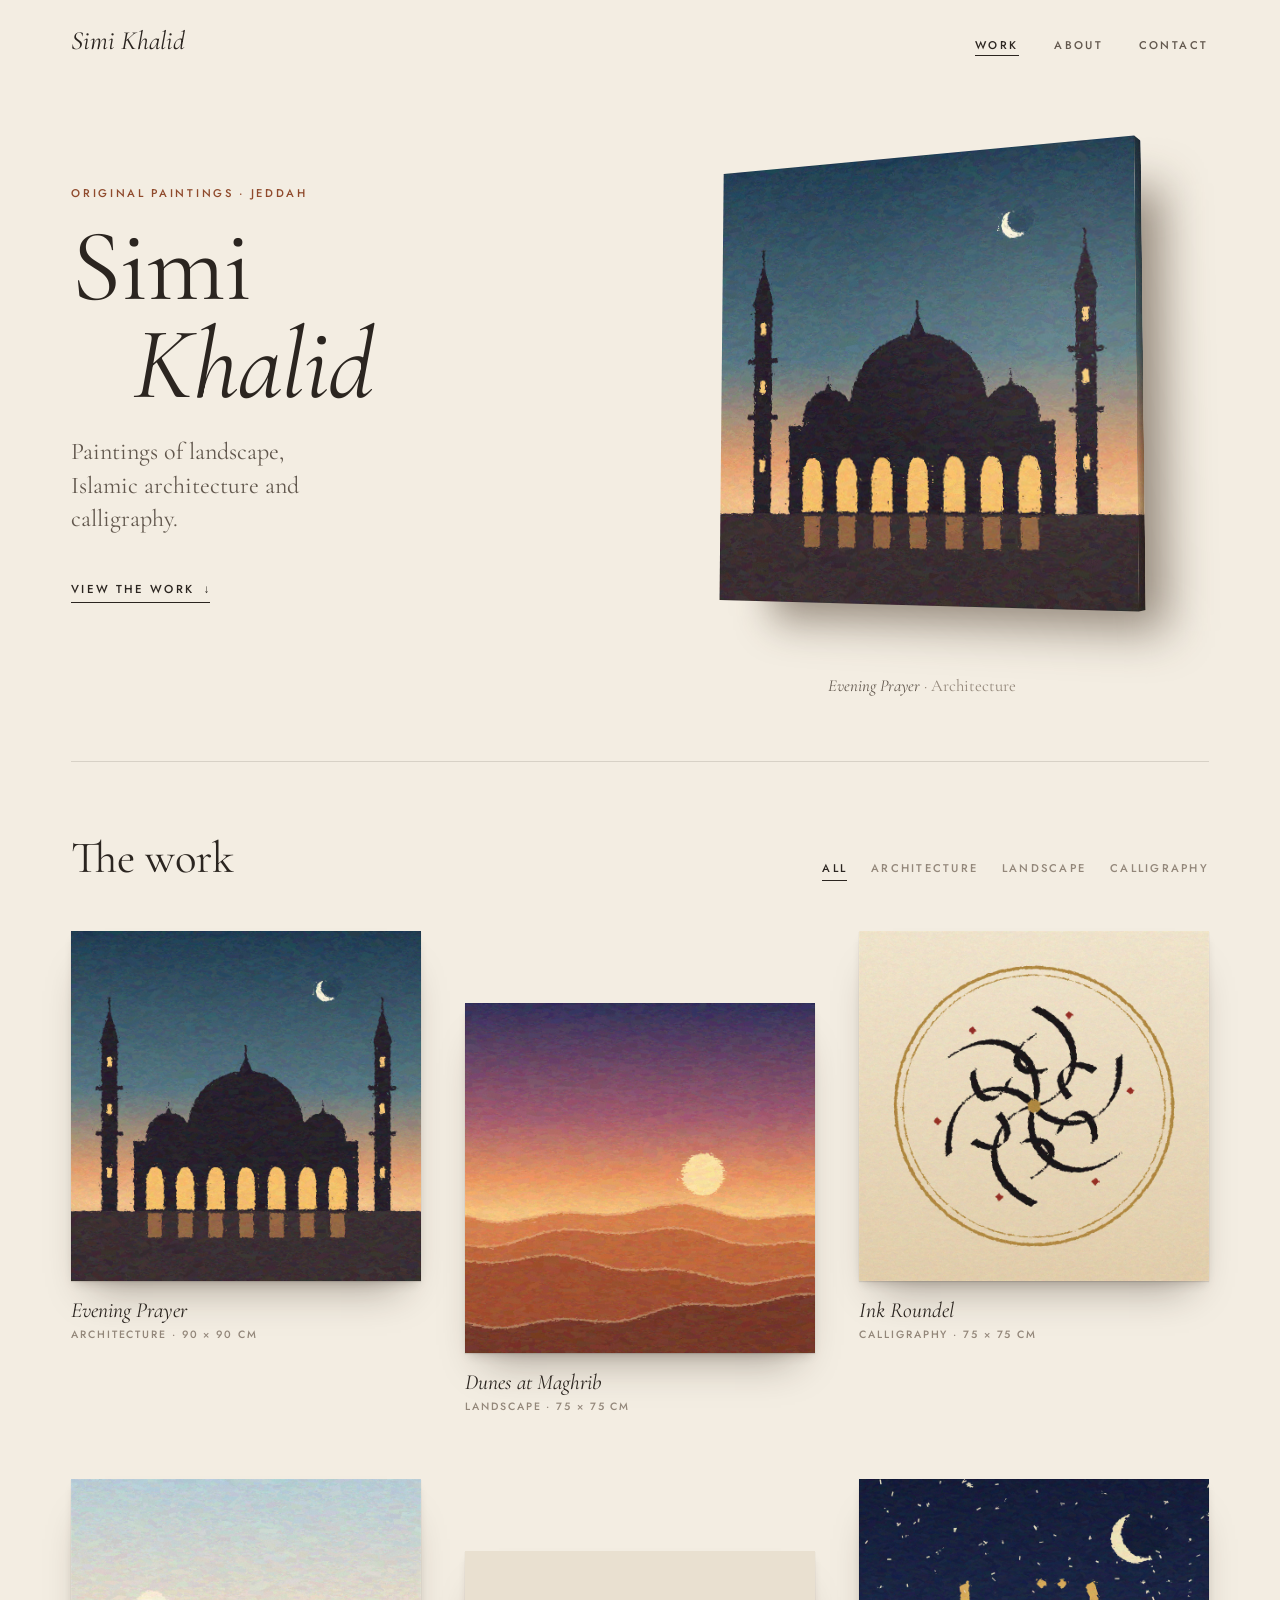
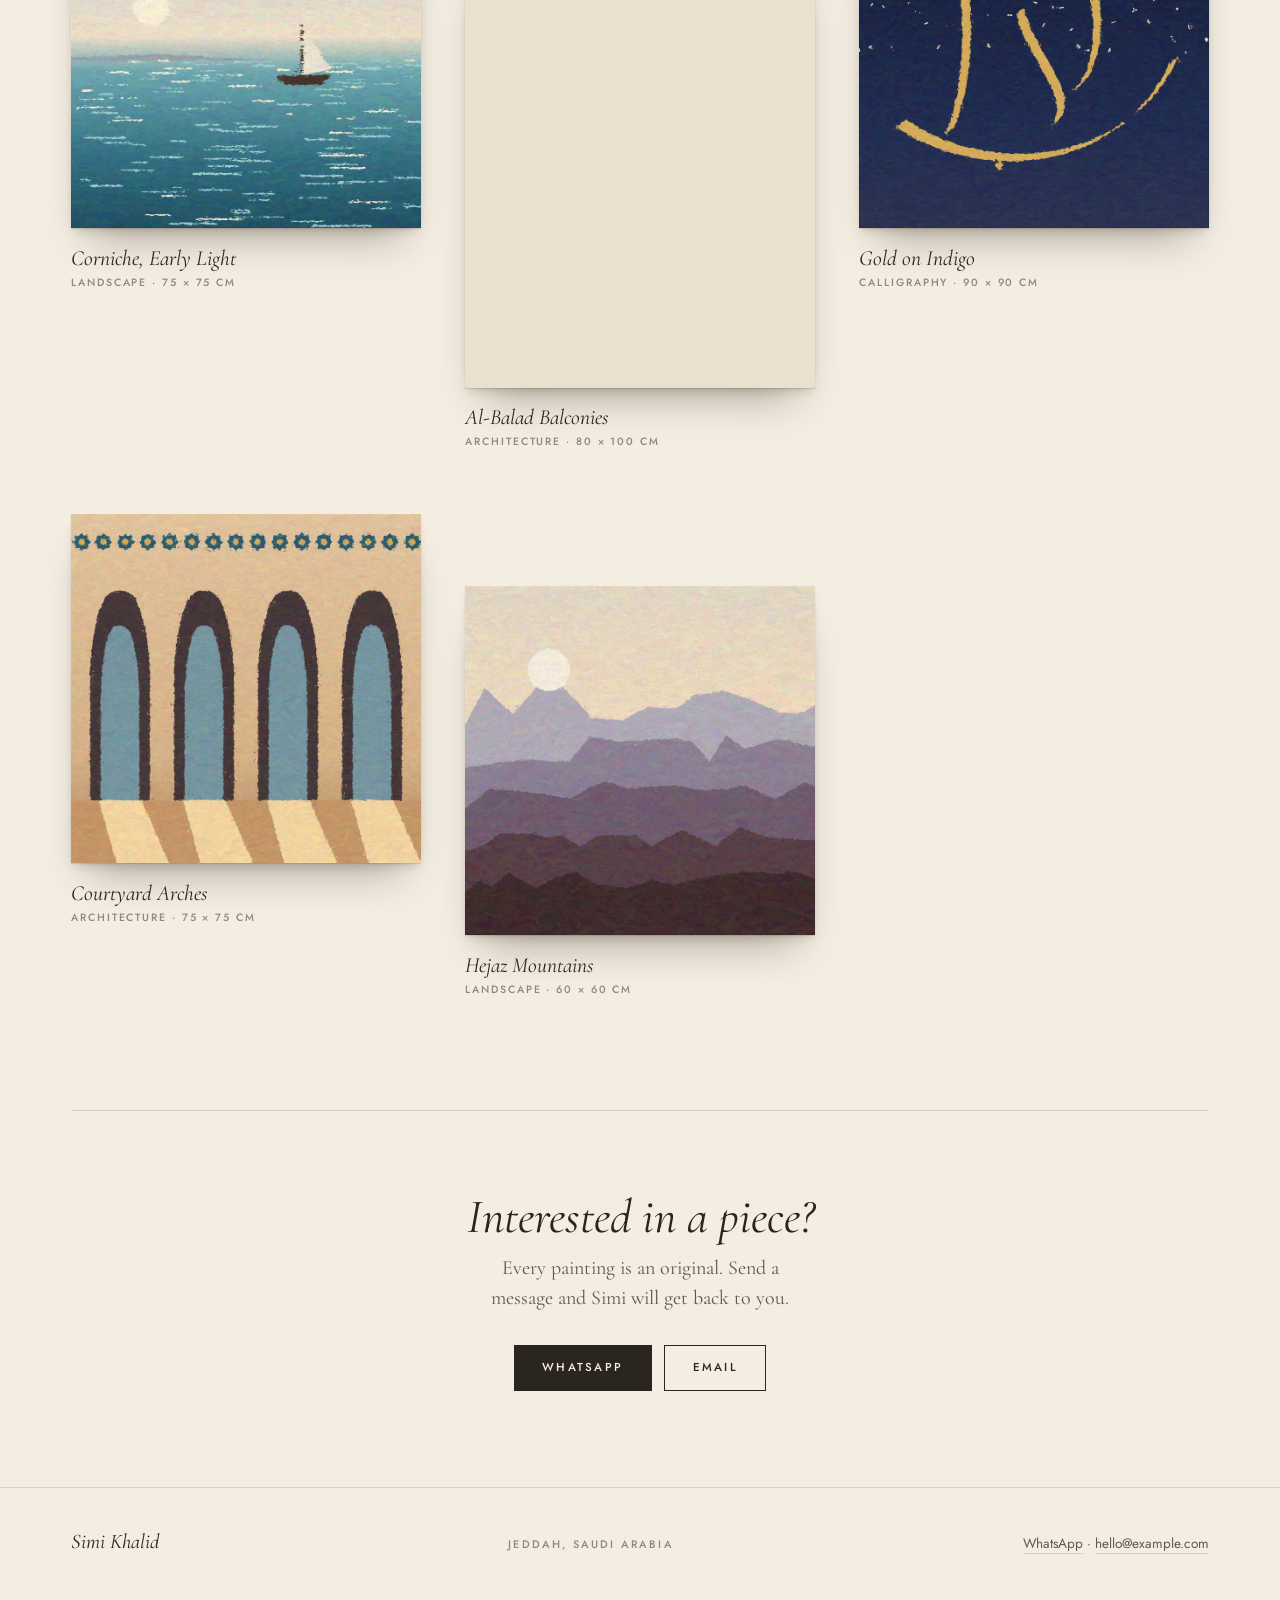
<file: index.html>
<!doctype html>
<html lang="en">
<head>
  <meta charset="utf-8">
  <meta name="viewport" content="width=device-width, initial-scale=1">
  <title>Simi Khalid — Paintings</title>
  <meta name="description" content="Original paintings by Simi Khalid — landscapes, Islamic architecture and calligraphy, from Jeddah.">
  <meta property="og:title" content="Simi Khalid — Paintings">
  <meta property="og:description" content="Landscapes, Islamic architecture and calligraphy, from Jeddah.">
  <meta property="og:type" content="website">
  <!-- After deploying, add a full URL so link previews show a painting:
  <meta property="og:image" content="https://USERNAME.github.io/images/evening-prayer.jpg"> -->
  <meta name="theme-color" content="#f3ede2">
  <link rel="icon" href="favicon.svg" type="image/svg+xml">
  <link rel="preconnect" href="https://fonts.googleapis.com">
  <link rel="preconnect" href="https://fonts.gstatic.com" crossorigin>
  <link href="https://fonts.googleapis.com/css2?family=Cormorant+Garamond:ital,wght@0,400;0,500;0,600;1,400;1,500&family=Jost:wght@400;500&display=swap" rel="stylesheet">
  <link rel="stylesheet" href="css/style.css">
  <script type="module" src="js/app.js"></script>
</head>
<body>
  <a class="skip" href="#main">Skip to content</a>

  <header class="site-header">
    <a class="wordmark" href="#/" data-site-name>Simi Khalid</a>
    <nav class="site-nav" aria-label="Main">
      <a href="#/" data-nav="home">Work</a>
      <a href="#/about" data-nav="about">About</a>
      <a href="#/contact" data-nav="contact">Contact</a>
    </nav>
  </header>

  <main id="main" tabindex="-1">
    <p class="loading">Loading…</p>
  </main>

  <footer class="site-footer">
    <div class="footer-inner">
      <p class="footer-name" data-site-name>Simi Khalid</p>
      <p class="footer-meta" data-site-location></p>
      <p class="footer-links" data-contact-links></p>
    </div>
  </footer>

  <noscript><p class="noscript">This gallery needs JavaScript to show the paintings.</p></noscript>
</body>
</html>
</file>
<file: css/style.css>
/* ---------- Tokens ---------- */

:root {
  --paper: #f3ede2;
  --paper-deep: #e9e0d0;
  --ink: #2b2520;
  --ink-soft: #62584e;
  --ink-faint: #93877a;
  --rule: rgba(43, 37, 32, 0.14);
  --accent: #8f4a2c;
  --gold: #a9853f;

  --serif: "Cormorant Garamond", "Iowan Old Style", Georgia, serif;
  --sans: "Jost", "Helvetica Neue", Arial, sans-serif;

  --gutter: clamp(16px, 4vw, 56px);
  --max: 1240px;
  --ease: cubic-bezier(0.2, 0.7, 0.2, 1);

  --shadow-canvas:
    0 1px 1px rgba(43, 30, 18, 0.12),
    0 6px 10px -4px rgba(43, 30, 18, 0.18),
    0 26px 40px -20px rgba(43, 30, 18, 0.38);
  --shadow-canvas-lift:
    0 1px 1px rgba(43, 30, 18, 0.1),
    0 12px 18px -6px rgba(43, 30, 18, 0.2),
    0 40px 60px -26px rgba(43, 30, 18, 0.42);

  --grain: url("data:image/svg+xml,%3Csvg xmlns='http://www.w3.org/2000/svg' width='220' height='220'%3E%3Cfilter id='n'%3E%3CfeTurbulence type='fractalNoise' baseFrequency='.8' numOctaves='3' stitchTiles='stitch'/%3E%3CfeColorMatrix values='0 0 0 0 .32 0 0 0 0 .25 0 0 0 0 .17 0 0 0 .6 0'/%3E%3C/filter%3E%3Crect width='100%25' height='100%25' filter='url(%23n)'/%3E%3C/svg%3E");
}

/* ---------- Base ---------- */

*, *::before, *::after { box-sizing: border-box; }

html {
  -webkit-text-size-adjust: 100%;
  background: var(--paper);
}

body {
  margin: 0;
  min-height: 100vh;
  display: flex;
  flex-direction: column;
  background: var(--paper);
  color: var(--ink);
  font-family: var(--serif);
  font-size: 1.125rem;
  line-height: 1.5;
  -webkit-font-smoothing: antialiased;
  overflow-x: hidden;
}

/* Paper grain behind everything, never over the paintings. */
body::before {
  content: "";
  position: fixed;
  inset: 0;
  z-index: -1;
  pointer-events: none;
  background-image: var(--grain);
  opacity: 0.32;
  mix-blend-mode: multiply;
}

img { max-width: 100%; }
a { color: inherit; }
button { font: inherit; color: inherit; }
::selection { background: rgba(169, 133, 63, 0.3); }

:focus-visible {
  outline: 1px solid var(--accent);
  outline-offset: 4px;
}

.skip {
  position: absolute;
  left: 12px;
  top: -60px;
  padding: 8px 14px;
  background: var(--ink);
  color: var(--paper);
  font: 500 0.75rem var(--sans);
  z-index: 10;
}
.skip:focus { top: 12px; }

.eyebrow {
  margin: 0 0 1.1rem;
  font: 500 0.7rem/1.2 var(--sans);
  letter-spacing: 0.24em;
  text-transform: uppercase;
  color: var(--accent);
}

.section-title {
  margin: 0;
  font-weight: 400;
  font-size: clamp(2rem, 4vw, 2.8rem);
  line-height: 1.1;
}

.text-link {
  display: inline-flex;
  align-items: center;
  gap: 0.6rem;
  padding: 0 0 6px;
  background: none;
  border: 0;
  border-bottom: 1px solid currentColor;
  font: 500 0.72rem/1 var(--sans);
  letter-spacing: 0.2em;
  text-transform: uppercase;
  text-decoration: none;
  cursor: pointer;
  transition: color 0.3s, gap 0.4s var(--ease);
}
.text-link:hover { color: var(--accent); gap: 0.9rem; }
.text-link[data-scroll-work]::after { content: "↓"; letter-spacing: 0; }

.btn {
  display: inline-flex;
  align-items: center;
  justify-content: center;
  min-height: 46px;
  padding: 0 1.7rem;
  border: 1px solid var(--ink);
  font: 500 0.72rem/1 var(--sans);
  letter-spacing: 0.2em;
  text-transform: uppercase;
  text-decoration: none;
  transition: background 0.3s, color 0.3s, border-color 0.3s;
}
.btn-primary { background: var(--ink); color: var(--paper); }
.btn-primary:hover { background: var(--accent); border-color: var(--accent); }
.btn-ghost { color: var(--ink); }
.btn-ghost:hover { background: var(--ink); color: var(--paper); }

[data-reveal] {
  opacity: 0;
  transform: translateY(18px);
  transition: opacity 0.9s var(--ease), transform 0.9s var(--ease);
}
[data-reveal].in { opacity: 1; transform: none; }

.loading, .empty, .noscript {
  padding: 4rem 0;
  text-align: center;
  font-style: italic;
  color: var(--ink-faint);
}

/* ---------- Header & footer ---------- */

.site-header {
  display: flex;
  justify-content: space-between;
  align-items: baseline;
  gap: 1rem;
  width: 100%;
  max-width: var(--max);
  margin: 0 auto;
  padding: 28px var(--gutter) 18px;
}

.wordmark {
  font-style: italic;
  font-size: 1.65rem;
  line-height: 1;
  text-decoration: none;
  white-space: nowrap;
}

.site-nav { display: flex; gap: clamp(1.1rem, 3vw, 2.2rem); }
.site-nav a {
  padding-bottom: 4px;
  border-bottom: 1px solid transparent;
  font: 500 0.7rem/1 var(--sans);
  letter-spacing: 0.22em;
  text-transform: uppercase;
  text-decoration: none;
  color: var(--ink-soft);
  transition: color 0.3s, border-color 0.3s;
}
.site-nav a:hover { color: var(--ink); }
.site-nav a[aria-current="page"] { color: var(--ink); border-color: var(--ink); }

main {
  flex: 1;
  width: 100%;
  max-width: var(--max);
  margin: 0 auto;
  padding: 0 var(--gutter);
  outline: none;
}

.site-footer { border-top: 1px solid var(--rule); }
.footer-inner {
  display: flex;
  flex-wrap: wrap;
  align-items: baseline;
  justify-content: space-between;
  gap: 0.6rem 2rem;
  max-width: var(--max);
  margin: 0 auto;
  padding: 2.4rem var(--gutter) 3rem;
}
.footer-inner p { margin: 0; }
.footer-name { font-style: italic; font-size: 1.3rem; }
.footer-meta {
  font: 500 0.68rem var(--sans);
  letter-spacing: 0.2em;
  text-transform: uppercase;
  color: var(--ink-faint);
}
.footer-links { font: 0.85rem var(--sans); color: var(--ink-soft); }
.footer-links a { text-decoration: none; border-bottom: 1px solid var(--rule); }
.footer-links a:hover { color: var(--accent); }

/* ---------- Home: hero ---------- */

.hero {
  display: grid;
  grid-template-columns: minmax(0, 1fr) minmax(0, 1.15fr);
  align-items: center;
  gap: clamp(24px, 5vw, 80px);
  min-height: min(76vh, 760px);
  padding: 2vh 0 7vh;
}

.hero-title {
  margin: 0 0 1.4rem;
  font-weight: 400;
  font-size: clamp(3.2rem, 8vw, 6.6rem);
  line-height: 0.95;
  letter-spacing: -0.01em;
}
.hero-title em { display: block; padding-left: 0.6em; }

.hero-intro {
  max-width: 24ch;
  margin: 0 0 2.4rem;
  font-size: clamp(1.25rem, 2vw, 1.5rem);
  line-height: 1.4;
  color: var(--ink-soft);
}

.hero-art { display: block; text-decoration: none; }
.hero-scene { position: relative; aspect-ratio: 1 / 1; }
.hero-caption {
  margin: 0.4rem 0 0;
  text-align: center;
  color: var(--ink-faint);
  font-size: 1.05rem;
}
.hero-caption em { color: var(--ink-soft); }

/* ---------- The tiltable canvas ---------- */

.c3d-scene {
  position: absolute;
  inset: 0;
  display: grid;
  place-items: center;
  perspective: 1600px;
  touch-action: pan-y;
}

.c3d-box {
  position: relative;
  width: var(--w, 300px);
  height: var(--h, 300px);
  transform-style: preserve-3d;
  will-change: transform;
}

.c3d-face,
.c3d-shadow {
  position: absolute;
  left: 50%;
  top: 50%;
}
.c3d-face { backface-visibility: hidden; }

.c3d-front,
.c3d-shadow {
  width: var(--w);
  height: var(--h);
  margin: calc(var(--h) / -2) 0 0 calc(var(--w) / -2);
}
.c3d-front {
  overflow: hidden;
  transform: translateZ(calc(var(--d) / 2));
  background: var(--paper-deep);
}
.c3d-front img {
  display: block;
  width: 100%;
  height: 100%;
  object-fit: cover;
  user-select: none;
  -webkit-user-drag: none;
}

.c3d-shadow {
  border-radius: 4px;
  background: rgba(52, 34, 18, 0.5);
  filter: blur(24px);
  transform: translateZ(calc(var(--d) / -2 - 40px)) translate(18px, 30px) scale(0.96);
}

.c3d-left,
.c3d-right {
  width: var(--d);
  height: var(--h);
  margin: calc(var(--h) / -2) 0 0 calc(var(--d) / -2);
}
.c3d-top,
.c3d-bottom {
  width: var(--w);
  height: var(--d);
  margin: calc(var(--d) / -2) 0 0 calc(var(--w) / -2);
}
.c3d-right  { transform: rotateY(90deg) translateZ(calc(var(--w) / 2)); }
.c3d-left   { transform: rotateY(-90deg) translateZ(calc(var(--w) / 2)); }
.c3d-top    { transform: rotateX(90deg) translateZ(calc(var(--h) / 2)); }
.c3d-bottom { transform: rotateX(-90deg) translateZ(calc(var(--h) / 2)); }

/* The edges show the painting's outermost strip, mirrored, like a gallery wrap. */
.c3d-left::before,
.c3d-right::before,
.c3d-top::before,
.c3d-bottom::before,
.c3d-left::after,
.c3d-right::after,
.c3d-top::after,
.c3d-bottom::after {
  content: "";
  position: absolute;
  inset: 0;
}
.c3d-left::before,
.c3d-right::before,
.c3d-top::before,
.c3d-bottom::before {
  background-image: var(--img);
  background-size: var(--w) var(--h);
  background-repeat: no-repeat;
}
.c3d-right::before  { background-position: right center; transform: scaleX(-1); }
.c3d-left::before   { background-position: left center; transform: scaleX(-1); }
.c3d-top::before    { background-position: center top; transform: scaleY(-1); }
.c3d-bottom::before { background-position: center bottom; transform: scaleY(-1); }

/* Light comes from the upper left. */
.c3d-right::after  { background: linear-gradient(90deg, rgba(25, 14, 6, 0.22), rgba(25, 14, 6, 0.45)); }
.c3d-bottom::after { background: rgba(25, 14, 6, 0.35); }
.c3d-left::after   { background: rgba(255, 246, 230, 0.08); }
.c3d-top::after    { background: rgba(255, 246, 230, 0.12); }

.c3d-sheen {
  position: absolute;
  inset: 0;
  pointer-events: none;
  background:
    radial-gradient(circle at var(--lx, 40%) var(--ly, 30%), rgba(255, 248, 232, 0.34), rgba(255, 248, 232, 0) 55%),
    linear-gradient(to bottom right, rgba(255, 255, 255, 0.04), rgba(20, 10, 0, 0.08));
  mix-blend-mode: soft-light;
}

/* ---------- Home: gallery ---------- */

.work {
  padding: 4.5rem 0 2rem;
  border-top: 1px solid var(--rule);
  scroll-margin-top: 1rem;
}

.work-head {
  display: flex;
  flex-wrap: wrap;
  align-items: baseline;
  justify-content: space-between;
  gap: 1rem 2rem;
  margin-bottom: 3rem;
}

.filters { display: flex; flex-wrap: wrap; gap: 0.4rem 1.5rem; }
.filter {
  padding: 6px 0;
  background: none;
  border: 0;
  border-bottom: 1px solid transparent;
  font: 500 0.7rem/1 var(--sans);
  letter-spacing: 0.2em;
  text-transform: uppercase;
  color: var(--ink-faint);
  cursor: pointer;
  transition: color 0.3s, border-color 0.3s;
}
.filter:hover { color: var(--ink); }
.filter[aria-pressed="true"] { color: var(--ink); border-color: var(--ink); }

.gallery {
  display: grid;
  grid-template-columns: repeat(3, minmax(0, 1fr));
  align-items: start;
  gap: clamp(36px, 5vw, 72px) clamp(20px, 3.5vw, 56px);
  margin: 0;
  padding: 0 0 5rem;
  list-style: none;
}
/* A gentle stagger, like paintings hung at slightly different heights. */
.gallery > .card:nth-child(3n + 2) { margin-top: 4.5rem; }

.card-link { display: block; text-decoration: none; }
.card-frame {
  position: relative;
  background: var(--paper-deep);
  box-shadow: var(--shadow-canvas);
  transition: transform 0.7s var(--ease), box-shadow 0.7s var(--ease);
}
.card-frame img {
  display: block;
  width: 100%;
  height: 100%;
  object-fit: cover;
}
.card-link:hover .card-frame {
  transform: translateY(-6px);
  box-shadow: var(--shadow-canvas-lift);
}

.card-caption {
  display: flex;
  flex-direction: column;
  gap: 0.25rem;
  margin-top: 1.1rem;
}
.card-title {
  font-style: italic;
  font-size: 1.35rem;
  line-height: 1.2;
  transition: color 0.3s;
}
.card-link:hover .card-title { color: var(--accent); }
.card-meta {
  font: 500 0.66rem/1.4 var(--sans);
  letter-spacing: 0.18em;
  text-transform: uppercase;
  color: var(--ink-faint);
}

.invite {
  padding: 5rem 0 6rem;
  border-top: 1px solid var(--rule);
  text-align: center;
}
.invite-title {
  margin: 0 0 0.6rem;
  font-style: italic;
  font-size: clamp(2rem, 4.5vw, 3rem);
  line-height: 1.1;
}
.invite-text {
  max-width: 34ch;
  margin: 0 auto 2rem;
  font-size: 1.25rem;
  color: var(--ink-soft);
}
.invite-actions,
.enquire-actions,
.contact-actions {
  display: flex;
  flex-wrap: wrap;
  gap: 0.8rem;
  margin: 0;
}
.invite-actions { justify-content: center; }

/* ---------- Painting page ---------- */

.art { padding: 0.5rem 0 4rem; }

.back-link {
  display: inline-flex;
  gap: 0.6rem;
  font: 500 0.7rem/1 var(--sans);
  letter-spacing: 0.2em;
  text-transform: uppercase;
  text-decoration: none;
  color: var(--ink-soft);
  transition: color 0.3s, gap 0.4s var(--ease);
}
.back-link::before { content: "←"; letter-spacing: 0; }
.back-link:hover { color: var(--accent); gap: 0.9rem; }

.art-layout {
  display: grid;
  grid-template-columns: minmax(0, 1.35fr) minmax(0, 1fr);
  align-items: start;
  gap: clamp(28px, 5vw, 80px);
  margin-top: 1.5rem;
}

.art-info { position: sticky; top: 2rem; padding-top: 1.5rem; }
.art-title {
  margin: 0 0 0.8rem;
  font-weight: 400;
  font-style: italic;
  font-size: clamp(2.4rem, 5vw, 3.8rem);
  line-height: 1;
}
.art-size {
  margin: 0;
  font: 500 0.7rem var(--sans);
  letter-spacing: 0.2em;
  text-transform: uppercase;
  color: var(--ink-faint);
}
.art-desc {
  max-width: 38ch;
  margin: 1.6rem 0 2.4rem;
  font-size: 1.25rem;
  line-height: 1.55;
  color: var(--ink-soft);
}
.art-desc p { margin: 0 0 1em; }

.enquire { padding-top: 1.6rem; border-top: 1px solid var(--rule); }
.enquire-note { margin: 0 0 1rem; font-style: italic; font-size: 1.25rem; }

.pager {
  display: flex;
  justify-content: space-between;
  gap: 1rem;
  margin-top: 5rem;
  padding-top: 2rem;
  border-top: 1px solid var(--rule);
}
.pager-link {
  display: flex;
  align-items: center;
  gap: 1rem;
  font-style: italic;
  font-size: 1.2rem;
  line-height: 1.2;
  text-decoration: none;
  transition: color 0.3s;
}
.pager-link:hover { color: var(--accent); }
.pager-link img {
  flex: none;
  width: 64px;
  height: 64px;
  object-fit: cover;
  box-shadow: var(--shadow-canvas);
}
.pager-link small {
  display: block;
  margin-bottom: 0.3rem;
  font: normal 500 0.62rem var(--sans);
  letter-spacing: 0.2em;
  text-transform: uppercase;
  color: var(--ink-faint);
}
.pager-next { margin-left: auto; text-align: right; }

.missing { padding: 5rem 0; text-align: center; }

/* ---------- Viewer ---------- */

.viewer-stage {
  position: relative;
  aspect-ratio: 5 / 4;
  overflow: hidden;
  background: radial-gradient(ellipse at 40% 35%, #f8f3ea, var(--paper-deep) 78%);
}

.viewer-layer {
  position: absolute;
  inset: 0;
  opacity: 0;
  visibility: hidden;
  transition: opacity 0.5s var(--ease), visibility 0s 0.5s;
}
.viewer-layer.active {
  opacity: 1;
  visibility: visible;
  transition: opacity 0.5s var(--ease);
}

.viewer-tabs {
  display: flex;
  justify-content: center;
  gap: clamp(1rem, 4vw, 2.2rem);
  margin-top: 1.2rem;
}
.viewer-tab {
  padding: 6px 0;
  background: none;
  border: 0;
  border-bottom: 1px solid transparent;
  font: 500 0.7rem/1 var(--sans);
  letter-spacing: 0.2em;
  text-transform: uppercase;
  color: var(--ink-faint);
  cursor: pointer;
  transition: color 0.3s, border-color 0.3s;
}
.viewer-tab:hover { color: var(--ink); }
.viewer-tab[aria-pressed="true"] { color: var(--ink); border-color: var(--ink); }

.viewer-caption {
  min-height: 1.5em;
  margin: 0.8rem 0 0;
  text-align: center;
  font-style: italic;
  font-size: 1rem;
  color: var(--ink-faint);
}

/* On a wall */
.room {
  position: absolute;
  inset: 0;
  overflow: hidden;
  background:
    radial-gradient(ellipse 70% 60% at 30% 0%, rgba(255, 250, 240, 0.75), rgba(255, 250, 240, 0) 70%),
    linear-gradient(#e7ddcc, #d8cab4);
}
.room-wall {
  position: absolute;
  inset: 0;
  background-image: var(--grain);
  opacity: 0.4;
  mix-blend-mode: multiply;
}
.room-floor {
  position: absolute;
  left: 0;
  right: 0;
  bottom: 0;
  border-top: 5px solid #efe6d8;
  background:
    repeating-linear-gradient(90deg, rgba(0, 0, 0, 0) 0 11%, rgba(40, 22, 10, 0.12) 11% calc(11% + 1px)),
    linear-gradient(#a07e60, #7b5c45);
}
.room-sofa { position: absolute; }
.room-sofa svg {
  display: block;
  width: 100%;
  height: 100%;
  filter: drop-shadow(0 6px 8px rgba(40, 25, 10, 0.22));
}
.room-painting {
  position: absolute;
  box-shadow:
    1px 2px 1px rgba(30, 18, 8, 0.25),
    4px 12px 24px rgba(30, 18, 8, 0.28);
}
.room-painting img {
  display: block;
  width: 100%;
  height: 100%;
  object-fit: cover;
}
.room-painting::after {
  content: "";
  position: absolute;
  inset: 0;
  box-shadow: inset -2px -2px 0 rgba(0, 0, 0, 0.12), inset 1px 1px 0 rgba(255, 255, 255, 0.15);
}

/* Up close */
.close {
  position: absolute;
  inset: 0;
  display: flex;
  align-items: center;
  justify-content: center;
  padding: 6%;
  cursor: zoom-in;
  touch-action: none;
}
.close-img {
  max-width: 100%;
  max-height: 100%;
  box-shadow: var(--shadow-canvas);
  user-select: none;
  -webkit-user-drag: none;
}
.close-lens {
  position: absolute;
  left: 0;
  top: 0;
  width: 210px;
  height: 210px;
  border-radius: 50%;
  pointer-events: none;
  opacity: 0;
  background-color: var(--paper);
  background-repeat: no-repeat;
  box-shadow: 0 0 0 3px rgba(255, 252, 245, 0.92), 0 14px 34px rgba(30, 18, 8, 0.35);
  transition: opacity 0.2s;
}
.close-lens.on { opacity: 1; }

/* ---------- About ---------- */

.about {
  display: grid;
  grid-template-columns: minmax(0, 0.85fr) minmax(0, 1.15fr);
  align-items: start;
  gap: clamp(28px, 6vw, 96px);
  padding: 2rem 0 4rem;
}

.about-portrait img {
  display: block;
  width: 100%;
  aspect-ratio: 4 / 5;
  object-fit: cover;
  box-shadow: var(--shadow-canvas);
}

.monogram {
  position: relative;
  display: grid;
  place-items: center;
  aspect-ratio: 4 / 5;
  background: var(--paper-deep);
  box-shadow: var(--shadow-canvas);
}
.monogram::before {
  content: "";
  position: absolute;
  inset: 16px;
  border: 1px solid rgba(169, 133, 63, 0.5);
}
.monogram span {
  font-style: italic;
  font-size: clamp(5rem, 13vw, 9rem);
  line-height: 1;
  color: var(--gold);
}

.about-title {
  margin: 0 0 1.6rem;
  font-weight: 400;
  font-size: clamp(2.8rem, 6vw, 4.6rem);
  line-height: 1;
}
.about-bio p {
  max-width: 40ch;
  margin: 0 0 1em;
  font-size: 1.3rem;
  line-height: 1.6;
  color: var(--ink-soft);
}
.about-bio p:first-child::first-letter {
  float: left;
  margin: 0.08em 0.1em 0 0;
  font-size: 4.2em;
  line-height: 0.8;
  color: var(--gold);
}

.contact-block {
  margin-top: 3rem;
  padding-top: 2rem;
  border-top: 1px solid var(--rule);
  scroll-margin-top: 2rem;
}
.contact-location { margin: 0.6rem 0 1.4rem; color: var(--ink-soft); font-size: 1.2rem; }

.about-strip {
  display: grid;
  grid-template-columns: repeat(4, minmax(0, 1fr));
  gap: clamp(12px, 2vw, 28px);
  padding: 2rem 0 5rem;
}
.strip-item img {
  display: block;
  width: 100%;
  aspect-ratio: 1;
  object-fit: cover;
  box-shadow: var(--shadow-canvas);
  transition: transform 0.6s var(--ease);
}
.strip-item:hover img { transform: translateY(-4px); }

/* ---------- Page transitions ---------- */

::view-transition-group(*) {
  animation-duration: 0.55s;
  animation-timing-function: var(--ease);
}
::view-transition-old(root),
::view-transition-new(root) {
  animation-duration: 0.35s;
}

/* ---------- Small screens ---------- */

@media (max-width: 900px) {
  .gallery { grid-template-columns: repeat(2, minmax(0, 1fr)); }
  .gallery > .card:nth-child(3n + 2) { margin-top: 0; }
  .gallery > .card:nth-child(2n) { margin-top: 3.5rem; }
}

@media (max-width: 860px) {
  .hero {
    grid-template-columns: 1fr;
    min-height: 0;
    padding: 1.5rem 0 3rem;
  }
  .hero-scene { max-width: 520px; margin: 0 auto; width: 100%; }
  .art-layout { grid-template-columns: 1fr; }
  .art-info { position: static; padding-top: 0.5rem; }
  .about { grid-template-columns: 1fr; }
  .about-portrait { max-width: 360px; }
}

@media (max-width: 560px) {
  .site-header { flex-wrap: wrap; row-gap: 0.8rem; padding-top: 20px; }
  .wordmark { font-size: 1.35rem; }
  .site-nav a { letter-spacing: 0.16em; }
  .gallery { grid-template-columns: 1fr; }
  .gallery > .card:nth-child(2n) { margin-top: 0; }
  .about-strip { grid-template-columns: repeat(2, minmax(0, 1fr)); }
  .pager-link img { width: 48px; height: 48px; }
  .pager-link { font-size: 1.05rem; }
  .close-lens { width: 160px; height: 160px; }
}

@media (prefers-reduced-motion: reduce) {
  *, *::before, *::after {
    transition-duration: 0.01ms !important;
    animation-duration: 0.01ms !important;
  }
}
</file>
